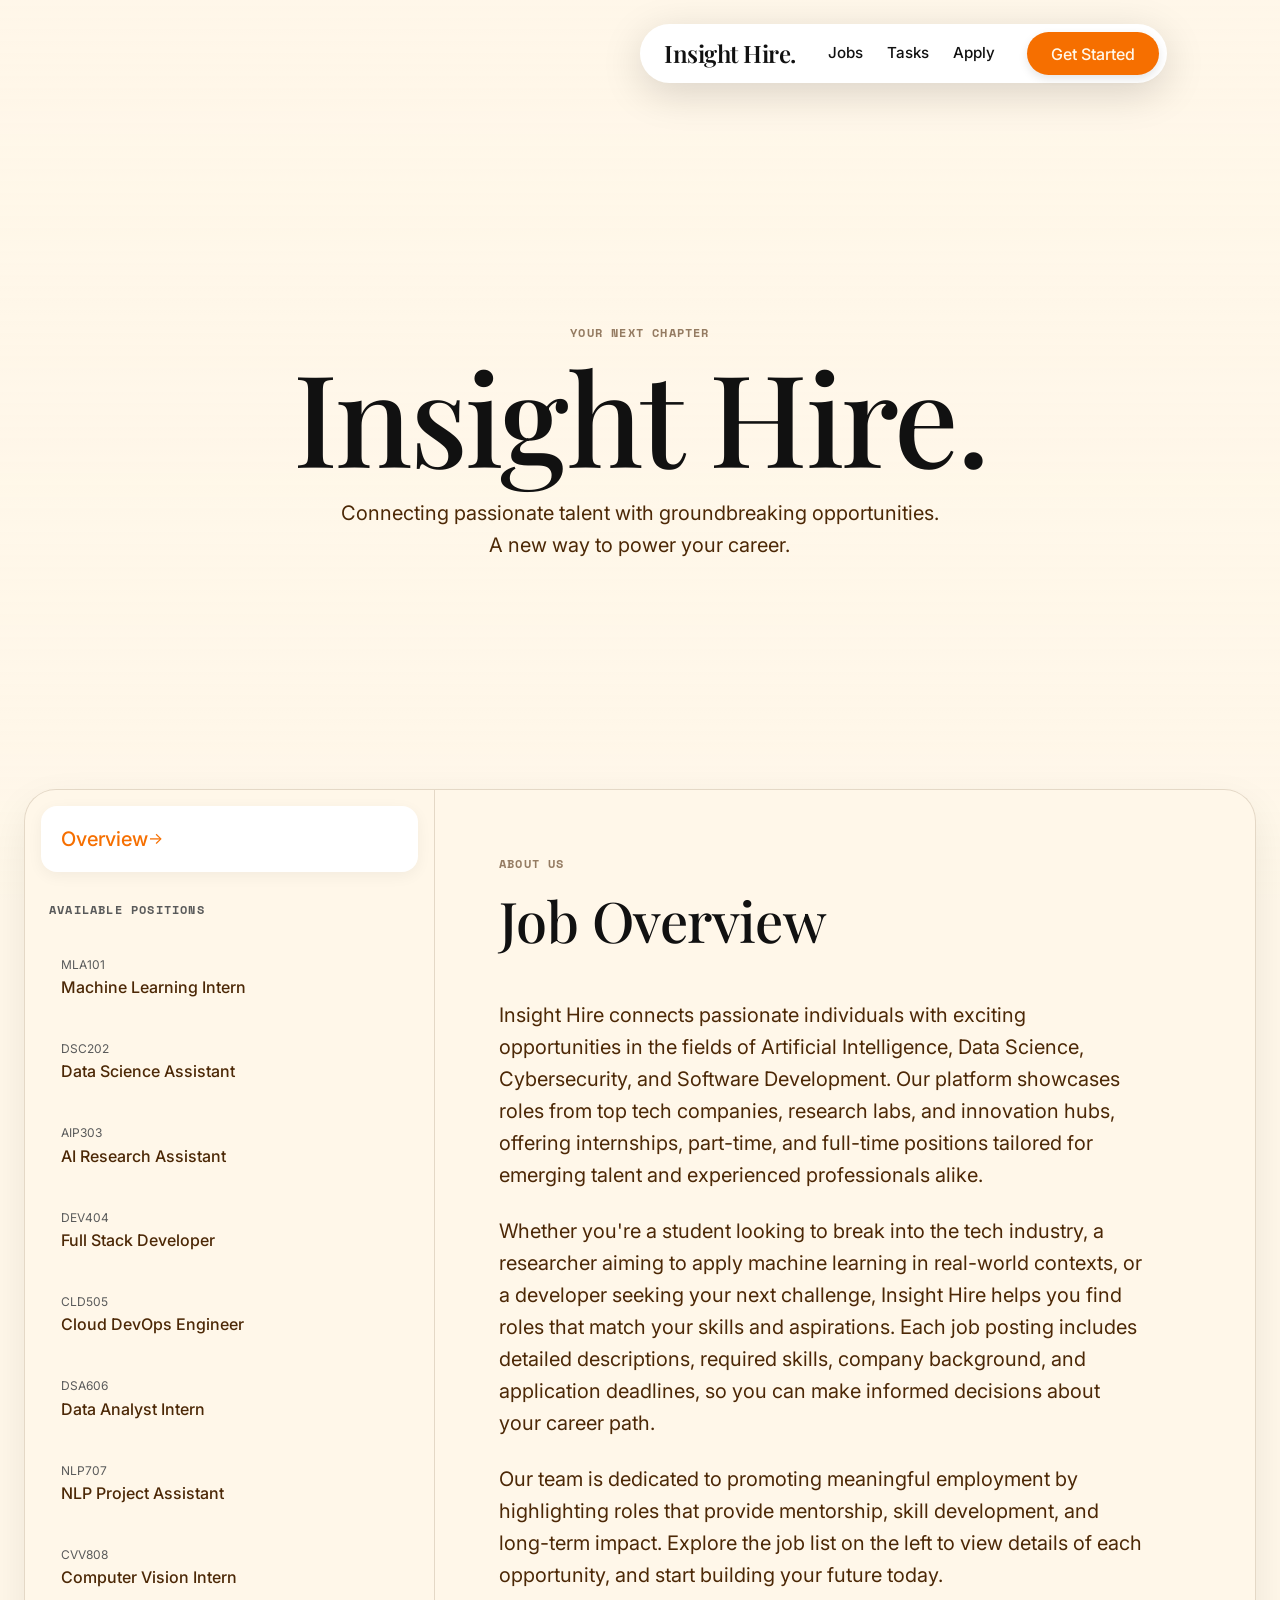
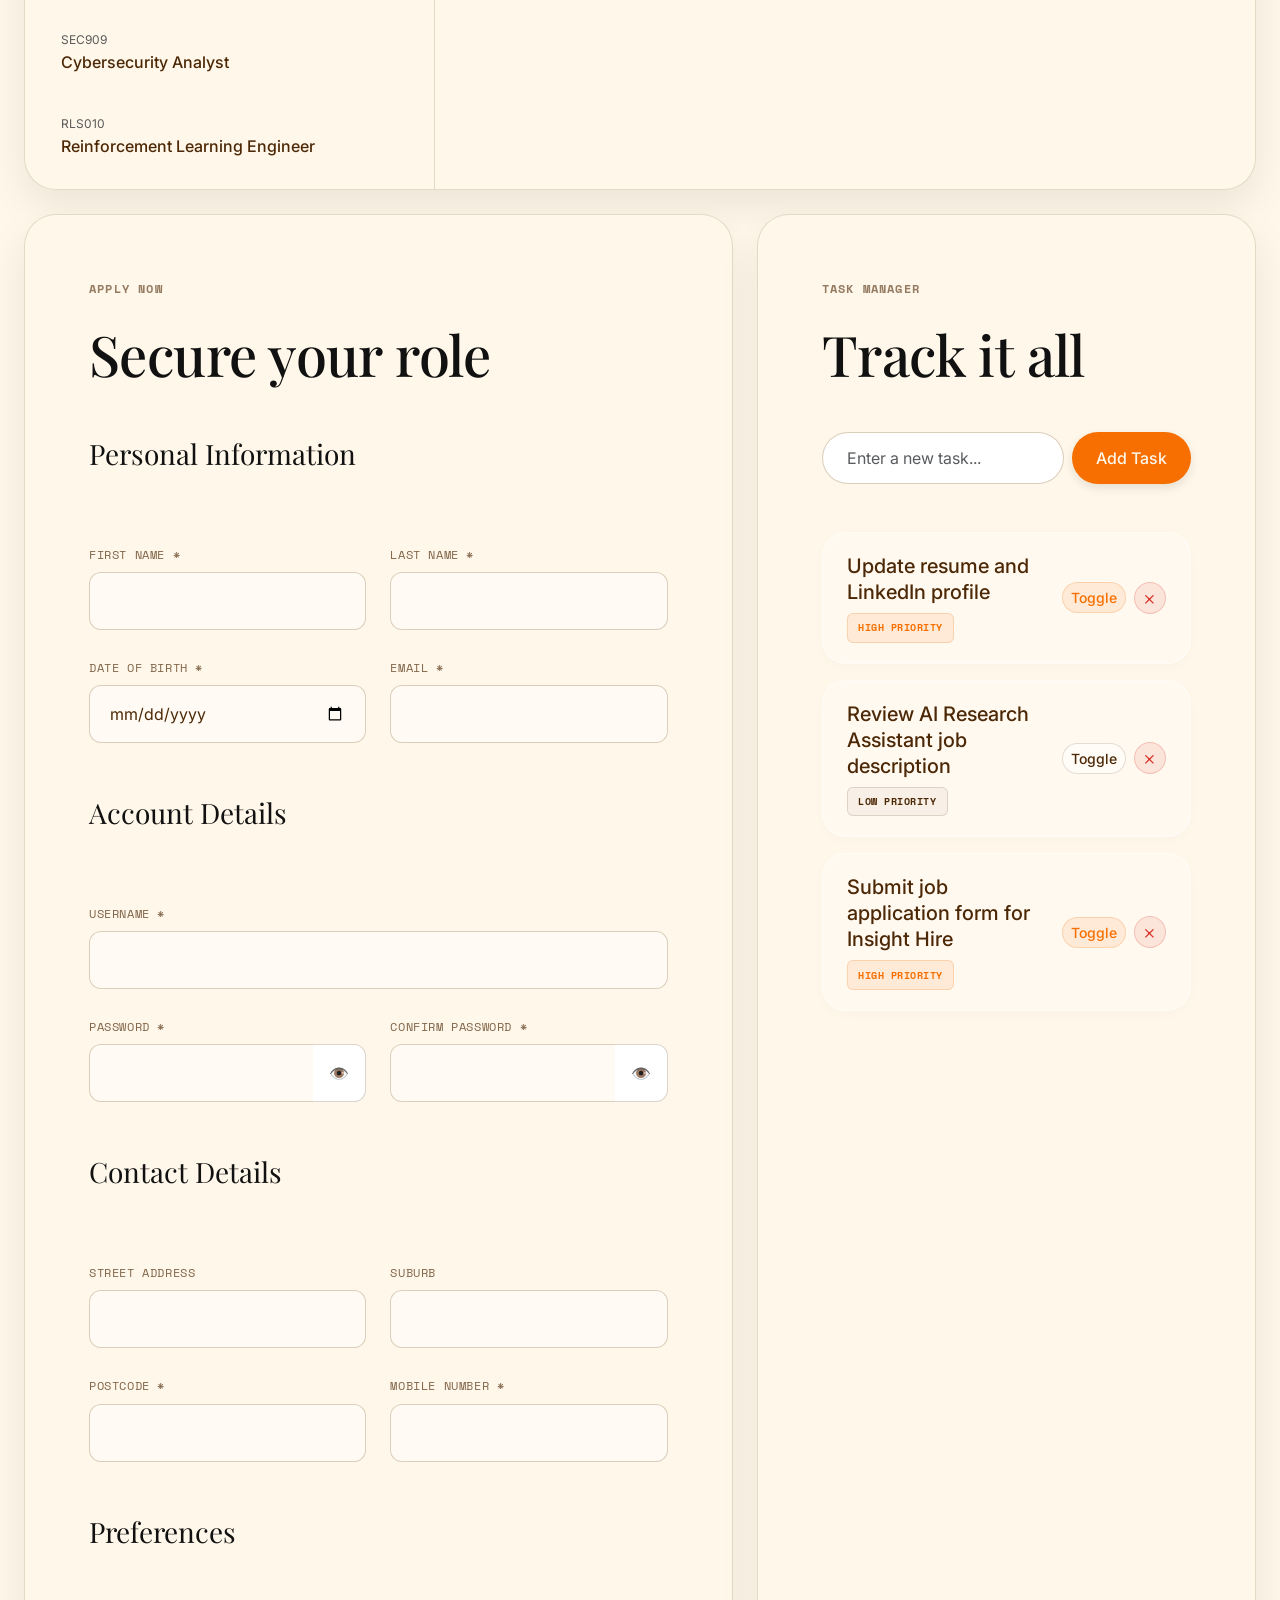
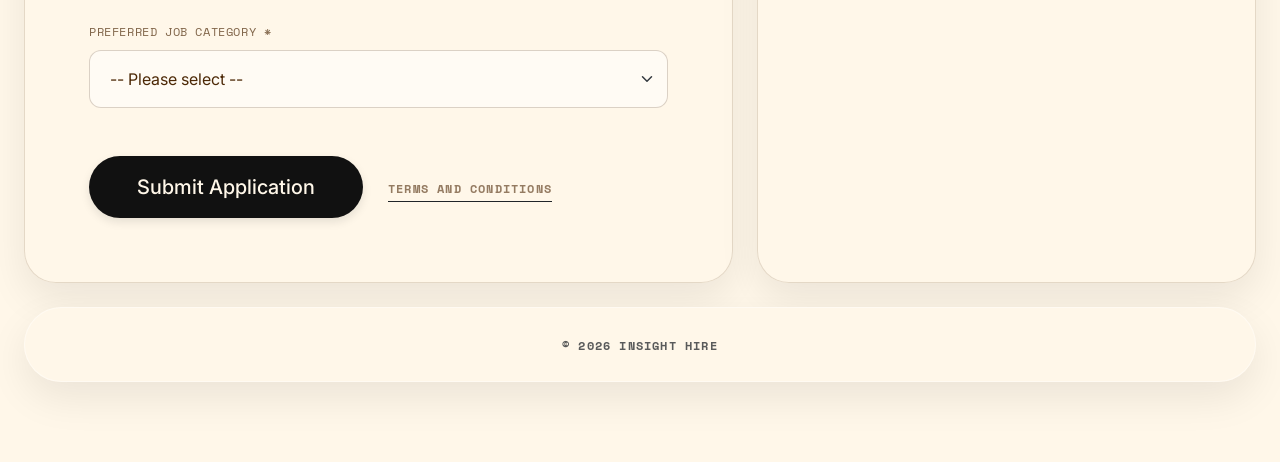
<file: A2/index.html>
<!DOCTYPE html>
<html lang="en">
<head>
  <meta charset="UTF-8" />
  <meta name="viewport" content="width=device-width, initial-scale=1.0" />
  <title>Insight Hire</title>
  
  <link rel="preconnect" href="https://fonts.googleapis.com">
  <link rel="preconnect" href="https://fonts.gstatic.com" crossorigin>
  <link href="https://fonts.googleapis.com/css2?family=Inter:wght@400;500;600&family=Playfair+Display:ital,wght@0,400;0,500;0,600;1,400&family=Space+Mono:wght@400;700&display=swap" rel="stylesheet">
  
  <link rel="stylesheet" href="../framework/css/bootstrap.min.css" />
  <link rel="stylesheet" href="style.css" />
</head>
<body>
  <div class="fixed-background"></div>

  <div id="app">
    <!-- Floating Pill Navbar -->
    <div class="floating-navbar animate-fade-up">
      <a href="#" @click.prevent="scrollTo('hero')" class="brand">Insight Hire.</a>
      <ul class="nav-links d-none d-md-flex">
        <li><a href="#" @click.prevent="scrollTo('explore-jobs')" class="nav-link">Jobs</a></li>
        <li><a href="#" @click.prevent="scrollTo('task-manager')" class="nav-link">Tasks</a></li>
        <li><a href="#" @click.prevent="scrollTo('apply-now')" class="nav-link">Apply</a></li>
      </ul>
      <a href="#" @click.prevent="scrollTo('apply-now')" class="btn btn-primary m-0" style="background-color: var(--daylight-orange); border-radius: 100px; padding: 0.6rem 1.5rem; border: none;">Get Started</a>
    </div>

    <!-- Hero Section -->
    <header id="hero" class="daylight-hero text-center d-flex flex-column justify-content-center align-items-center">
      <div class="hero-content animate-fade-up px-3">
        <small class="surtitle mb-3 d-block">Your Next Chapter</small>
        <h1 class="display-title mb-0" style="color: var(--daylight-black);">Insight Hire.</h1>
        <p class="subtitle mt-4 mx-auto" style="color: var(--daylight-brown);">Connecting passionate talent with groundbreaking opportunities.<br>A new way to power your career.</p>
      </div>
    </header>

    <!-- Main Content that slides over background -->
    <div class="content-wrapper">
      <div class="daylight-container">
        <div class="row g-4 content-grid animate-fade-up-delayed">
          
          <!-- Job Explorer -->
          <div id="explore-jobs" class="col-12" style="scroll-margin-top: 100px;">
            <div class="daylight-section glass-panel h-100">
              <div class="row g-0 h-100">
                <div class="col-md-4 border-end sidebar-section">
                  <job-list></job-list>
                </div>
                <div class="col-md-8 content-section">
                  <router-view></router-view>
                </div>
              </div>
            </div>
          </div>

          <!-- Application Form -->
          <div id="apply-now" class="col-12 col-xl-7" style="scroll-margin-top: 100px;">
            <div class="daylight-section glass-panel h-100">
              <div class="content-section h-100">
                <small class="surtitle mb-4 d-block">Apply Now</small>
                <h2 class="section-title mb-5">Secure your role</h2>
                <application-form></application-form>
              </div>
            </div>
          </div>

          <!-- To-Do List -->
          <div id="task-manager" class="col-12 col-xl-5" style="scroll-margin-top: 100px;">
            <div class="daylight-section glass-panel h-100">
              <div class="content-section h-100">
                <small class="surtitle mb-4 d-block">Task Manager</small>
                <h2 class="section-title mb-5">Track it all</h2>
                <to-do-list></to-do-list>
              </div>
            </div>
          </div>
          
        </div>
      </div>
      
      <!-- Footer -->
      <div class="daylight-container mt-4 mb-5">
        <footer class="py-4 text-center glass-panel" style="border-radius: 100px;">
          <small class="surtitle text-muted mb-0">© 2026 Insight Hire</small>
        </footer>
      </div>
    </div>
  </div>

  <script src="../framework/js/bootstrap.bundle.min.js"></script>
  <script src="../framework/js/vue.global.js"></script>
  <script src="../framework/js/vue-router.global.js"></script>
  <script type="module" src="app.js"></script>
</body>
</html>
</file>
<file: A2/style.css>
:root {
  --daylight-bg: #FFF7E9;
  --daylight-brown: #4C2806;
  --daylight-orange: #F66F00;
  --daylight-black: #111111;
  --daylight-border: rgba(76, 40, 6, 0.15);
  --daylight-subtle: rgba(76, 40, 6, 0.04);
  
  --font-serif: 'Playfair Display', serif;
  --font-sans: 'Inter', sans-serif;
  --font-mono: 'Space Mono', monospace;
}

html {
  scroll-behavior: smooth;
}

body {
  background-color: var(--daylight-bg);
  color: var(--daylight-brown);
  font-family: var(--font-sans);
  -webkit-font-smoothing: antialiased;
  line-height: 1.6;
  margin: 0;
}

/* Cinematic Fixed Background */
.fixed-background {
  position: fixed;
  top: 0;
  left: 0;
  width: 100vw;
  height: 100vh;
  /* High quality modern startup team/office image from Unsplash */
  background-image: linear-gradient(rgba(255, 247, 233, 0.4), rgba(255, 247, 233, 0.7)), url('https://images.unsplash.com/photo-1522071820081-009f0129c71c?q=80&w=2560&auto=format&fit=crop');
  background-size: cover;
  background-position: center;
  z-index: -1;
  will-change: transform;
}

.daylight-hero {
  height: 100vh;
  width: 100%;
  position: relative;
  z-index: 1;
}

/* Glassmorphism Panel */
.content-wrapper {
  position: relative;
  z-index: 2;
  background: transparent;
  padding-bottom: 2rem;
}

.glass-panel {
  background-color: rgba(255, 247, 233, 0.95);
  backdrop-filter: blur(20px);
  -webkit-backdrop-filter: blur(20px);
  border: 1px solid rgba(255, 255, 255, 0.4);
  box-shadow: 0 16px 40px rgba(0, 0, 0, 0.08);
  border-radius: 32px;
  overflow: hidden;
}

/* Floating Pill Navbar */
.floating-navbar {
  position: fixed;
  top: 1.5rem;
  left: 50%;
  transform: translateX(-50%);
  background-color: #ffffff;
  border-radius: 100px;
  padding: 0.5rem 0.5rem 0.5rem 1.5rem;
  box-shadow: 0 10px 40px rgba(0, 0, 0, 0.15);
  display: flex;
  align-items: center;
  gap: 2rem;
  z-index: 1030;
  transition: all 0.5s cubic-bezier(0.16, 1, 0.3, 1);
}

.floating-navbar .nav-links {
  display: flex;
  gap: 1.5rem;
  list-style: none;
  margin: 0;
  padding: 0;
}

.floating-navbar .nav-link {
  color: var(--daylight-black);
  text-decoration: none;
  font-family: var(--font-sans);
  font-size: 0.95rem;
  font-weight: 500;
  transition: color 0.3s ease;
}

.floating-navbar .nav-link:hover {
  color: var(--daylight-orange);
}

.floating-navbar .brand {
  font-family: var(--font-serif);
  font-size: 1.5rem;
  font-weight: 600;
  color: var(--daylight-black);
  text-decoration: none;
  letter-spacing: -0.02em;
}

/* Container and layout */
.daylight-container {
  max-width: 1400px;
  margin: 0 auto;
  padding: 0 1.5rem;
  margin-top: -15vh; /* Pulls content up over the hero */
}

.daylight-section {
  border-color: var(--daylight-border) !important;
}

.sidebar-section {
  border-color: var(--daylight-border) !important;
}

.content-section {
  padding: 4rem;
}
@media (max-width: 768px) {
  .content-section { padding: 2.5rem 1.5rem; }
}

.bg-subtle {
  background-color: var(--daylight-subtle);
}

/* Typography */
.surtitle {
  font-family: var(--font-mono);
  font-size: 0.75rem;
  text-transform: uppercase;
  letter-spacing: 0.1em;
  color: rgba(76, 40, 6, 0.6);
  font-weight: 700;
}

.display-title {
  font-family: var(--font-serif);
  font-size: clamp(3.5rem, 10vw, 8rem);
  font-weight: 500;
  line-height: 0.9;
  letter-spacing: -0.02em;
}

.subtitle {
  font-family: var(--font-sans);
  font-size: 1.25rem;
  max-width: 600px;
  font-weight: 400;
}

.section-title {
  font-family: var(--font-serif);
  font-size: 3.5rem;
  font-weight: 500;
  line-height: 1.1;
  letter-spacing: -0.01em;
  color: var(--daylight-black);
}

.h3, .h4, .h5 {
  font-family: var(--font-serif);
  font-weight: 500;
  color: var(--daylight-black);
}

/* Animations */
@keyframes fadeUp {
  0% { opacity: 0; transform: translateY(40px); }
  100% { opacity: 1; transform: translateY(0); }
}

.animate-fade-up {
  animation: fadeUp 1.2s cubic-bezier(0.16, 1, 0.3, 1) forwards;
}

.animate-fade-up-delayed {
  opacity: 0;
  animation: fadeUp 1.2s cubic-bezier(0.16, 1, 0.3, 1) 0.4s forwards;
}

/* Hover Micro-interactions */
.job-item {
  display: flex;
  justify-content: space-between;
  align-items: center;
  padding: 1rem 1.2rem;
  border-radius: 16px;
  color: var(--daylight-brown);
  text-decoration: none;
  transition: all 0.3s cubic-bezier(0.16, 1, 0.3, 1);
  border: 1px solid transparent;
}

.job-item-arrow {
  opacity: 0;
  transform: translateX(-10px);
  transition: all 0.4s cubic-bezier(0.16, 1, 0.3, 1);
  color: var(--daylight-orange);
}

.job-item:hover {
  background-color: rgba(255, 255, 255, 0.4);
  color: var(--daylight-orange);
}

.job-item:hover .job-item-arrow,
.job-item.active .job-item-arrow {
  opacity: 1;
  transform: translateX(0);
}

.job-item.active {
  background-color: #ffffff;
  box-shadow: 0 4px 15px rgba(0, 0, 0, 0.05);
  border-color: rgba(255, 255, 255, 0.8);
  color: var(--daylight-orange);
}

/* Form Styles */
.form-label {
  font-family: var(--font-mono);
  font-size: 0.75rem;
  text-transform: uppercase;
  letter-spacing: 0.05em;
  color: rgba(76, 40, 6, 0.7);
  margin-bottom: 0.5rem;
}

.form-control, .form-select {
  border-radius: 12px;
  padding: 1rem 1.25rem;
  border: 1px solid rgba(76, 40, 6, 0.2);
  background-color: rgba(255, 255, 255, 0.5);
  color: var(--daylight-brown);
  font-size: 1rem;
  transition: border-color 0.3s ease, box-shadow 0.3s ease, background-color 0.3s ease;
}

.form-control:focus, .form-select:focus {
  border-color: var(--daylight-orange);
  box-shadow: 0 0 0 3px rgba(246, 111, 0, 0.15);
  background-color: #ffffff;
  outline: none;
}

fieldset legend {
  font-family: var(--font-serif);
  font-size: 1.75rem;
  color: var(--daylight-black);
  border-bottom-color: var(--daylight-border) !important;
}

/* Buttons */
.btn-primary {
  background-color: var(--daylight-black);
  color: var(--daylight-bg);
  border: none;
  border-radius: 100px;
  padding: 0.8rem 2rem;
  font-weight: 500;
  font-family: var(--font-sans);
  font-size: 1rem;
  position: relative;
  overflow: hidden;
  transition: all 0.4s cubic-bezier(0.16, 1, 0.3, 1);
  box-shadow: 0 4px 10px rgba(0,0,0,0.1);
}

.btn-primary:hover {
  background-color: var(--daylight-brown);
  transform: translateY(-3px);
  box-shadow: 0 10px 25px rgba(76, 40, 6, 0.25);
}

.btn-secondary {
  background-color: transparent;
  color: var(--daylight-brown);
  border: 1px solid var(--daylight-border);
  border-radius: 100px;
  padding: 0.8rem 1.5rem;
  transition: all 0.3s ease;
}

.btn-secondary:hover {
  background-color: var(--daylight-subtle);
  color: var(--daylight-black);
}

/* To-Do List */
.task-item {
  background-color: rgba(255, 255, 255, 0.3);
  border-radius: 24px;
  padding: 1.25rem 1.5rem;
  margin-bottom: 1rem;
  border: 1px solid rgba(255, 255, 255, 0.5);
  box-shadow: 0 4px 12px rgba(0, 0, 0, 0.02);
  transition: transform 0.3s ease, box-shadow 0.3s ease, background-color 0.3s ease;
}

.task-item:hover {
  transform: translateY(-2px);
  box-shadow: 0 8px 24px rgba(76, 40, 6, 0.06);
  background-color: rgba(255, 255, 255, 0.6);
}

.badge-priority {
  font-family: var(--font-mono);
  font-size: 0.65rem;
  text-transform: uppercase;
  padding: 0.35rem 0.65rem;
  border-radius: 6px;
  font-weight: 700;
  letter-spacing: 0.05em;
}

.badge-high { 
  background-color: rgba(246, 111, 0, 0.1); 
  color: var(--daylight-orange); 
  border: 1px solid rgba(246, 111, 0, 0.2);
}
.badge-low { 
  background-color: var(--daylight-subtle); 
  color: var(--daylight-brown); 
  border: 1px solid var(--daylight-border);
}

.error-text {
  color: #D93025;
  font-size: 0.8rem;
  margin-top: 0.35rem;
  font-weight: 500;
}

.badge-tag {
  font-family: var(--font-mono);
  font-size: 0.7rem;
  text-transform: uppercase;
  padding: 0.3rem 0.6rem;
  border-radius: 6px;
  background-color: rgba(255, 255, 255, 0.6);
  color: var(--daylight-brown);
  border: 1px solid var(--daylight-border);
}
</file>
